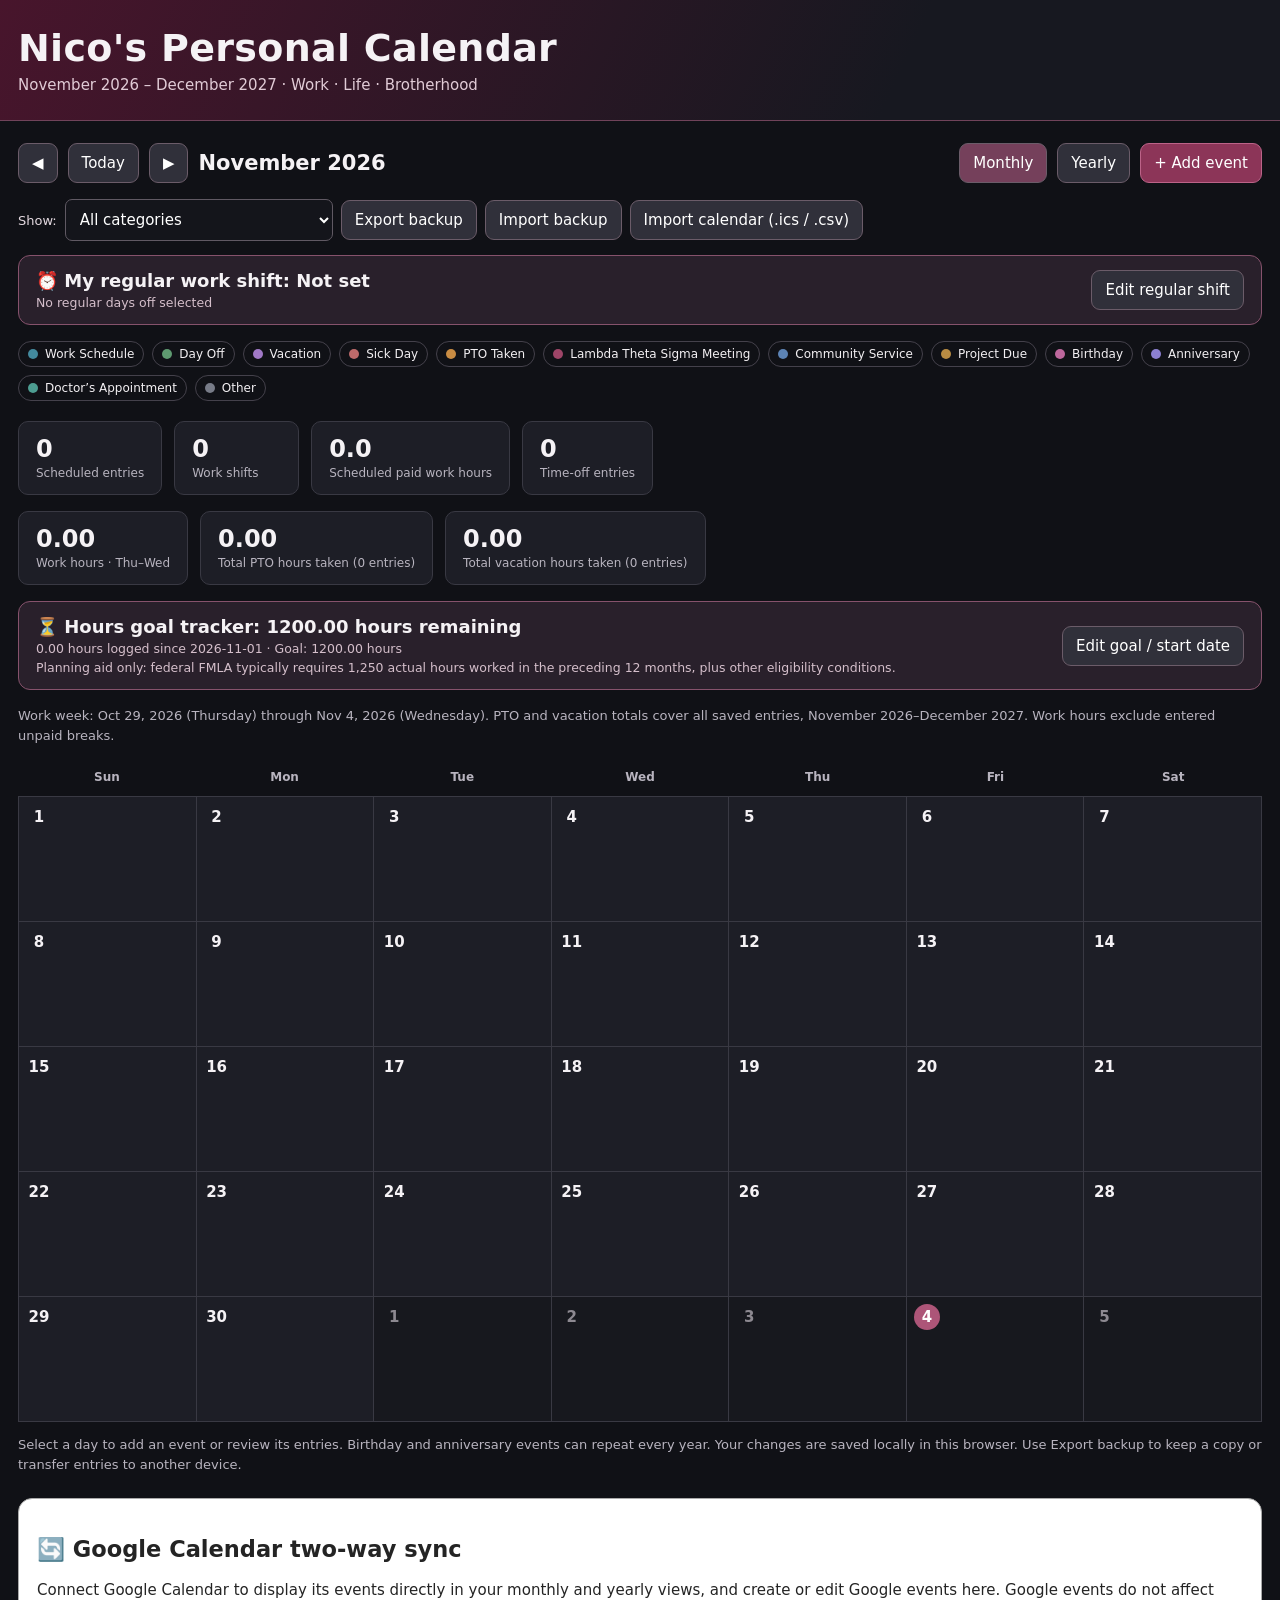
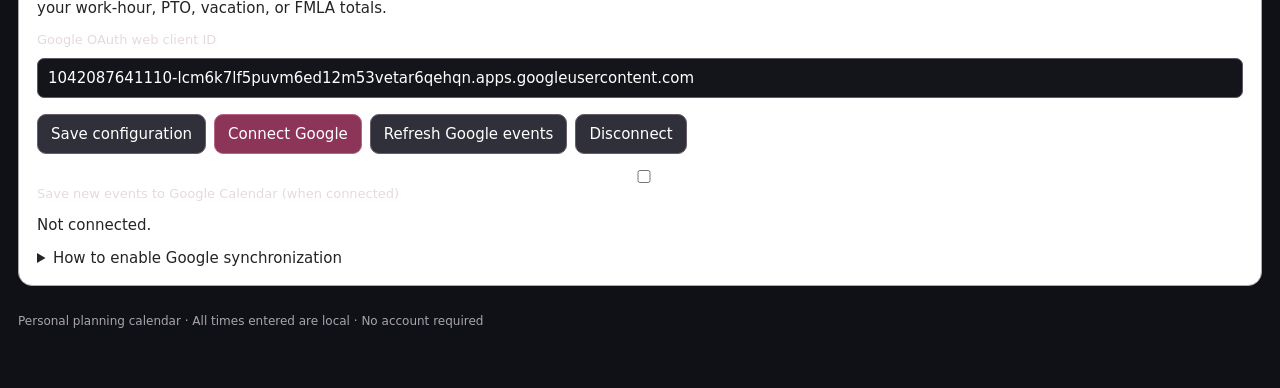
<file: index (2).html>
<!DOCTYPE html><html lang="en"><head><meta charset="utf-8"><meta name="viewport" content="width=device-width,initial-scale=1"><title>Nico | Personal Calendar 2026–2027</title><style>
:root{--bg:#101116;--panel:#1d1e26;--panel2:#252630;--line:#393943;--ink:#f5f2f5;--muted:#b8b4bf;--accent:#a64b6b;--silver:#e2dce4}*{box-sizing:border-box}body{margin:0;background:var(--bg);color:var(--ink);font:15px system-ui,-apple-system,Segoe UI,sans-serif}header{padding:26px max(18px,calc((100vw - 1300px)/2));background:linear-gradient(115deg,#48152c,#171820 70%);border-bottom:1px solid #70435a}h1{margin:0;font-size:clamp(25px,4vw,38px);letter-spacing:.3px}header p{margin:6px 0 0;color:#e1cbd6}.shell{max-width:1340px;margin:auto;padding:22px 18px 60px}.toolbar{display:flex;flex-wrap:wrap;gap:10px;align-items:center;margin-bottom:16px}button,select,input,textarea{font:inherit}button,.button{border:1px solid #6b5c69;background:#30303a;color:white;border-radius:9px;padding:10px 13px;cursor:pointer}button:hover,.button:hover{background:#513343}button:focus-visible,input:focus-visible,select:focus-visible,textarea:focus-visible{outline:3px solid #d58aab;outline-offset:2px}.primary{background:#8c3558;border-color:#bc6388}.active{background:#75405b}.spacer{flex:1}.title{font-size:21px;font-weight:750;min-width:180px;text-align:center}.legend{display:flex;flex-wrap:wrap;gap:8px;margin:12px 0 20px}.chip{border:1px solid #44414b;border-radius:18px;padding:5px 9px;font-size:12px;color:#f3f0f3;display:inline-flex;gap:7px;align-items:center}.dot{width:10px;height:10px;border-radius:50%;display:inline-block}.weekdays,.monthgrid{display:grid;grid-template-columns:repeat(7,minmax(0,1fr))}.weekdays div{padding:12px 5px;text-align:center;color:var(--muted);font-size:12px;font-weight:750}.monthgrid{border-top:1px solid var(--line);border-left:1px solid var(--line)}.day{min-height:125px;background:var(--panel);border-right:1px solid var(--line);border-bottom:1px solid var(--line);padding:7px;cursor:pointer;overflow:hidden}.day:hover,.mini-day:hover{background:#30303b}.day.other{background:#17181e;color:#8d8991}.day.today .num{background:#ad5578;color:white}.num{display:inline-flex;width:26px;height:26px;align-items:center;justify-content:center;border-radius:50%;font-weight:700}.event{font-size:12px;line-height:1.3;margin-top:5px;padding:4px 5px;border-radius:5px;color:#fff;overflow:hidden;text-overflow:ellipsis;white-space:nowrap}.more{font-size:11px;color:#d5b1c2;margin-top:4px}.yeargrid{display:grid;grid-template-columns:repeat(3,minmax(0,1fr));gap:14px}.mini-month{background:var(--panel);border:1px solid var(--line);border-radius:12px;padding:12px;min-width:0}.mini-month h3{margin:0 0 10px;cursor:pointer;font-size:16px}.mini-month h3:hover{color:#ed9bbd}.mini-grid{display:grid;grid-template-columns:repeat(7,minmax(0,1fr));gap:3px}.mini-head{text-align:center;color:#aaa4b1;font-size:10px}.mini-day{position:relative;min-height:32px;border:0;background:#2b2b34;border-radius:5px;font-size:12px;padding:4px 0;cursor:pointer}.mini-day.blank{background:transparent;cursor:default}.mini-day.has{box-shadow:inset 0 -4px #b96086}.mini-day.today{outline:2px solid #eeb2ca}.mini-count{font-size:9px;color:#e9afc8}.shiftbar{display:flex;flex-wrap:wrap;align-items:center;justify-content:space-between;gap:12px;background:#29202b;border:1px solid #86526c;border-radius:12px;padding:14px 17px;margin:0 0 16px}.shiftbar strong{font-size:18px}.shiftbar small{display:block;color:#d5bfcb;margin-top:4px}.shiftbar button{white-space:nowrap}.daychecks{display:flex;flex-wrap:wrap;gap:10px}.daychecks label{margin:0;background:#302d38;padding:8px;border-radius:7px}.daychecks input{width:auto;margin-right:5px}.summary{display:flex;gap:12px;flex-wrap:wrap;margin:16px 0}.stat{background:var(--panel);border:1px solid var(--line);border-radius:10px;padding:13px 17px;min-width:125px}.stat strong{display:block;font-size:24px}.stat span{font-size:12px;color:var(--muted)}.note{color:var(--muted);font-size:13px;line-height:1.5}.hidden{display:none!important}dialog{background:#22222b;color:white;border:1px solid #725268;border-radius:15px;width:min(560px,calc(100vw - 24px));max-height:90vh;overflow:auto;padding:22px}dialog::backdrop{background:#000b}dialog h2{margin:0 0 6px}label{display:block;margin:13px 0 5px;color:#e4d9e0;font-size:13px}input,select,textarea{width:100%;padding:10px;background:#14151b;border:1px solid #605963;color:white;border-radius:7px}textarea{min-height:80px;resize:vertical}.row{display:grid;grid-template-columns:1fr 1fr;gap:12px}.actions{display:flex;gap:9px;flex-wrap:wrap;margin-top:17px}.listitem{display:flex;justify-content:space-between;gap:8px;padding:9px 0;border-bottom:1px solid #48424b}.listitem small{display:block;color:#bbb0bb}.danger{border-color:#a65757;color:#ffc8c8}.filters{display:flex;gap:8px;flex-wrap:wrap;align-items:center;margin:0 0 14px}.filters select{width:auto}.empty{color:#bcb5c0;font-style:italic}footer{margin-top:28px;color:#aaa4ad;font-size:12px}@media(max-width:850px){.yeargrid{grid-template-columns:repeat(2,minmax(0,1fr))}.day{min-height:95px;padding:4px}.event{font-size:10px;padding:3px}.toolbar .title{order:-1;width:100%;text-align:left}.spacer{display:none}}@media(max-width:540px){.yeargrid{grid-template-columns:1fr}.day{min-height:76px}.weekdays div{font-size:10px}.event{font-size:9px}.day .num{width:21px;height:21px;font-size:12px}.row{grid-template-columns:1fr}.shell{padding:12px 8px}.toolbar button{padding:8px 9px}.mini-day{min-height:39px}}
</style></head><body><header><h1>Nico's Personal Calendar</h1><p>November 2026 – December 2027 · Work · Life · Brotherhood</p></header><main class="shell"><div class="toolbar"><button id="prev" aria-label="Previous period">◀</button><button id="today">Today</button><button id="next" aria-label="Next period">▶</button><div class="title" id="period"></div><div class="spacer"></div><button id="monthBtn" class="active">Monthly</button><button id="yearBtn">Yearly</button><button id="addBtn" class="primary">+ Add event</button></div><div class="filters"><label for="filter" style="margin:0">Show:</label><select id="filter"><option value="all">All categories</option></select><button id="export">Export backup</button><button id="importBtn">Import backup</button><button id="importCalendarBtn">Import calendar (.ics / .csv)</button><input type="file" id="calendarFile" accept=".ics,.csv,text/calendar,text/csv" class="hidden"><input type="file" id="importFile" accept="application/json,.json" class="hidden"></div><section class="shiftbar" aria-label="Regular work shift"><div><strong>⏰ My regular work shift: <span id="shiftDisplay">Not set</span></strong><small id="offDisplay">Set your regular days off below.</small></div><button id="editShift">Edit regular shift</button></section><div class="legend" id="legend"></div><div class="summary" id="summary"></div><div class="summary" id="runningTotals"></div><section class="shiftbar" aria-label="FMLA hours tracker"><div><strong>⏳ Hours goal tracker: <span id="fmlaRemaining">1,200.00</span> hours remaining</strong><small id="fmlaDetail"></small><small>Planning aid only: federal FMLA typically requires 1,250 actual hours worked in the preceding 12 months, plus other eligibility conditions.</small></div><button id="editFmla">Edit goal / start date</button></section><p class="note" id="payPeriodLabel"></p><div id="calendar"></div><p class="note">Select a day to add an event or review its entries. Birthday and anniversary events can repeat every year. Your changes are saved locally in this browser. Use Export backup to keep a copy or transfer entries to another device.</p><section class="google-calendar-embed" style="margin:24px 0;padding:18px;border:1px solid #aaa;border-radius:14px;background:#fff;color:#242424"><h2>🔄 Google Calendar two-way sync</h2><p>Connect Google Calendar to display its events directly in your monthly and yearly views, and create or edit Google events here. Google events do not affect your work-hour, PTO, vacation, or FMLA totals.</p><label for="googleClientId">Google OAuth web client ID</label><input id="googleClientId" placeholder="123456789-abc.apps.googleusercontent.com" style="width:100%;padding:10px;margin:6px 0"><div style="display:flex;gap:8px;flex-wrap:wrap;margin:10px 0"><button id="saveGoogleConfig">Save configuration</button><button id="googleConnect" class="primary">Connect Google</button><button id="googleRefresh">Refresh Google events</button><button id="googleDisconnect">Disconnect</button></div><label><input type="checkbox" id="saveToGoogle"> Save new events to Google Calendar (when connected)</label><p id="googleStatus" aria-live="polite">Not connected.</p><details><summary>How to enable Google synchronization</summary><ol><li>Host this HTML file on an HTTPS website (or localhost for development). Google authorization does not work from a downloaded file opened as file://.</li><li>In Google Cloud Console, create a project, enable the Google Calendar API, configure the OAuth consent screen, and create an OAuth client ID of type Web application.</li><li>Add your website's exact origin to Authorized JavaScript origins. Add your Google account as a test user if the app is in Testing.</li><li>Paste the client ID above, save it, and click Connect Google. Grant Calendar permissions when Google asks.</li></ol><p>Google events are fetched for November 2026 through December 2027. Refresh to retrieve updates made on other devices. Google authorization tokens are kept in memory, not saved to your browser.</p></details></section><footer>Personal planning calendar · All times entered are local · No account required</footer></main>
<dialog id="fmlaDialog"><h2>Hours goal settings</h2><p class="note">Set a target and the first date to count logged work hours. Only actual work shifts with recorded start/end times count. Hours are not verified against employer payroll.</p><form id="fmlaForm"><label for="fmlaGoal">Hours goal</label><input id="fmlaGoal" type="number" min="1" step="0.25" required><label for="fmlaStart">Start counting from</label><input id="fmlaStart" type="date" required><div class="actions"><button class="primary" type="submit">Save tracker</button><button type="button" id="fmlaCancel">Cancel</button></div></form></dialog><dialog id="shiftDialog"><h2>My regular work schedule</h2><p class="note">Set your usual shift and days off. This is a reference schedule and does not automatically add shifts or change your logged work-hour totals.</p><form id="shiftForm"><div class="row"><div><label for="shiftStart">Usual start time</label><input id="shiftStart" type="time" required></div><div><label for="shiftEnd">Usual end time</label><input id="shiftEnd" type="time" required></div></div><label>Regular days off</label><div class="daychecks" id="offDays"></div><div class="actions"><button class="primary" type="submit">Save schedule</button><button type="button" id="shiftCancel">Cancel</button></div></form></dialog><dialog id="editor"><h2 id="editorHeading">Events</h2><p class="note" id="selectedLabel"></p><div id="dayEvents"></div><form id="eventForm"><input type="hidden" id="eventId"><label for="date">Date</label><input type="date" id="date" required min="2026-11-01" max="2027-12-31"><label for="name">Event title</label><input id="name" maxlength="150" required placeholder="e.g. Hertz shift, Brotherhood meeting"><label for="category">Category</label><select id="category"></select><div class="row"><div><label for="start">Start time (optional)</label><input type="time" id="start"></div><div><label for="end">End time (optional)</label><input type="time" id="end"></div></div><div id="hoursPanel"><label for="breakMinutes">Unpaid break (minutes)</label><input type="number" id="breakMinutes" min="0" max="1440" step="5" value="0"><p class="note" id="calculatedHours">Enter work start and end times to calculate hours.</p></div><div id="leavePanel" class="hidden"><label for="leaveHours">Hours taken (PTO / vacation)</label><input type="number" id="leaveHours" min="0" max="24" step="0.25" value="8"><p class="note">Enter the actual paid hours used. Each PTO or vacation entry contributes to its own running total.</p></div><p class="note" id="livePreview" aria-live="polite">Totals update as you enter hours. Save the event to include them in your running totals.</p><label for="notes">Notes / location</label><textarea id="notes" placeholder="Shift details, address, reminder, etc."></textarea><label><input type="checkbox" id="repeat" style="width:auto;margin-right:7px">Repeat every year (birthdays / anniversaries)</label><div class="actions"><button type="submit" class="primary">Save event</button><button type="button" id="clearForm">New event</button><button type="button" id="close">Close</button></div></form></dialog>
<script>
(()=>{'use strict';const SHIFT_KEY='nico-calendar-regular-shift-v1';const dayNames=['Sunday','Monday','Tuesday','Wednesday','Thursday','Friday','Saturday'];let regularShift={start:'',end:'',off:[]};try{let saved=JSON.parse(localStorage.getItem(SHIFT_KEY));if(saved&&typeof saved==='object')regularShift={start:saved.start||'',end:saved.end||'',off:Array.isArray(saved.off)?saved.off:[]}}catch(_){}function niceTime(t){if(!t)return '';let [h,m]=t.split(':').map(Number);return `${h%12||12}${m?':'+String(m).padStart(2,'0'):''}${h>=12?'pm':'am'}`}function showShift(){document.getElementById('shiftDisplay').textContent=regularShift.start&&regularShift.end?`${niceTime(regularShift.start)} – ${niceTime(regularShift.end)}`:'Not set';document.getElementById('offDisplay').textContent=regularShift.off.length?'Regular days off: '+regularShift.off.map(n=>dayNames[n]).join(', '):'No regular days off selected'}document.getElementById('offDays').innerHTML=dayNames.map((d,i)=>`<label><input type="checkbox" value="${i}">${d.slice(0,3)}</label>`).join('');document.getElementById('editShift').onclick=()=>{document.getElementById('shiftStart').value=regularShift.start;document.getElementById('shiftEnd').value=regularShift.end;document.querySelectorAll('#offDays input').forEach(x=>x.checked=regularShift.off.includes(Number(x.value)));document.getElementById('shiftDialog').showModal()};document.getElementById('shiftCancel').onclick=()=>document.getElementById('shiftDialog').close();document.getElementById('shiftForm').onsubmit=e=>{e.preventDefault();regularShift={start:document.getElementById('shiftStart').value,end:document.getElementById('shiftEnd').value,off:[...document.querySelectorAll('#offDays input:checked')].map(x=>Number(x.value))};localStorage.setItem(SHIFT_KEY,JSON.stringify(regularShift));showShift();document.getElementById('shiftDialog').close()};showShift();const FMLA_KEY='nico-calendar-fmla-v1';let fmlaSettings={goal:1200,start:'2026-11-01'};try{let v=JSON.parse(localStorage.getItem(FMLA_KEY));if(v&&Number(v.goal)>0&&/^\d{4}-\d{2}-\d{2}$/.test(v.start))fmlaSettings=v}catch(_){}const FIRST='2026-11-01',LAST='2027-12-31',KEY='nico-calendar-events-v1';const cats={'Work Schedule':'#438a9e','Day Off':'#5e9a70','Vacation':'#a179c7','Sick Day':'#bd6a6a','PTO Taken':'#c98c43','Lambda Theta Sigma Meeting':'#9e4568','Community Service':'#5c83b5','Project Due':'#b98c43','Birthday':'#bd679c','Anniversary':'#8c80d2','Doctor’s Appointment':'#4d9d91','Other':'#777b87'};const $=id=>document.getElementById(id),pad=n=>String(n).padStart(2,'0'),iso=(y,m,d)=>`${y}-${pad(m+1)}-${pad(d)}`,parse=s=>{let [y,m,d]=s.split('-').map(Number);return new Date(y,m-1,d)},inRange=s=>s>=FIRST&&s<=LAST,escape=s=>String(s).replace(/[&<>"']/g,c=>({'&':'&amp;','<':'&lt;','>':'&gt;','"':'&quot;',"'":'&#39;'}[c]));let events=[];try{let raw=JSON.parse(localStorage.getItem(KEY)||'[]');if(Array.isArray(raw))events=raw.filter(e=>e&&typeof e.date==='string'&&inRange(e.date)&&typeof e.title==='string')}catch{}let view='month',cursor=new Date(2026,10,1),selected=FIRST;function persist(){try{localStorage.setItem(KEY,JSON.stringify(events.filter(e=>e.source!=='google')))}catch{alert('Browser storage is unavailable. Please export a backup of your calendar.')}}function onDay(s){return events.filter(e=>e.date===s||(e.repeat&&e.date.slice(5)===s.slice(5)&&s>=e.date)).sort((a,b)=>(a.start||'').localeCompare(b.start||''))}function visible(s){let f=$('filter').value;return onDay(s).filter(e=>f==='all'||e.category===f)}function setCursor(y,m){let d=new Date(y,m,1);if(d<new Date(2026,10,1))d=new Date(2026,10,1);if(d>new Date(2027,11,1))d=new Date(2027,11,1);cursor=d;render()}function dayBox(s,other=false){let ev=visible(s),today=iso(new Date().getFullYear(),new Date().getMonth(),new Date().getDate())===s;return `<div class="day ${other?'other':''} ${today?'today':''}" data-day="${s}" tabindex="0" role="button" aria-label="${s}, ${ev.length} events"><span class="num">${Number(s.slice(-2))}</span>${ev.slice(0,3).map(e=>`<div class="event" style="background:${cats[e.category]||cats.Other}" title="${escape(e.title)}">${e.start?escape(e.start)+' ':''}${escape(e.title)}</div>`).join('')}${ev.length>3?`<div class="more">+${ev.length-3} more</div>`:''}</div>`}function month(){let y=cursor.getFullYear(),m=cursor.getMonth(),first=new Date(y,m,1).getDay(),days=new Date(y,m+1,0).getDate(),html='<div class="weekdays">'+['Sun','Mon','Tue','Wed','Thu','Fri','Sat'].map(x=>`<div>${x}</div>`).join('')+'</div><div class="monthgrid">';for(let i=0;i<Math.ceil((first+days)/7)*7;i++){let d=new Date(y,m,i-first+1),s=iso(d.getFullYear(),d.getMonth(),d.getDate());html+=inRange(s)?dayBox(s,d.getMonth()!==m):'<div class="day other"></div>'}return html+'</div>'}function year(){let y=cursor.getFullYear(),from=y===2026?10:0,html='<div class="yeargrid">';for(let m=from;m<12;m++){let f=new Date(y,m,1).getDay(),n=new Date(y,m+1,0).getDate();html+=`<section class="mini-month"><h3 data-month="${m}">${new Date(y,m,1).toLocaleDateString(undefined,{month:'long'})}</h3><div class="mini-grid">`+['S','M','T','W','T','F','S'].map(x=>`<div class="mini-head">${x}</div>`).join('');for(let i=0;i<f;i++)html+='<div class="mini-day blank"></div>';for(let d=1;d<=n;d++){let s=iso(y,m,d),c=visible(s).length,t=iso(new Date().getFullYear(),new Date().getMonth(),new Date().getDate())===s;html+=`<button class="mini-day ${c?'has':''} ${t?'today':''}" data-day="${s}" title="${c} events">${d}${c?`<span class="mini-count"> •${c}</span>`:''}</button>`}html+='</div></section>'}return html+'</div>'}function workHours(e){if(!e.start||!e.end)return 0;const mins=t=>{let [h,m]=t.split(':').map(Number);return h*60+m};let span=(mins(e.end)-mins(e.start)+1440)%1440;return Math.max(0,(span-(Number(e.breakMinutes)||0))/60)}function leaveHours(e){return Number.isFinite(Number(e.leaveHours))?Math.max(0,Number(e.leaveHours)):8}function thursdayStart(s){let d=parse(s),offset=(d.getDay()+3)%7;d.setDate(d.getDate()-offset);return d}function updateHoursFields(){let c=$('category').value,isWork=c==='Work Schedule',isLeave=c==='PTO Taken'||c==='Vacation';$('hoursPanel').classList.toggle('hidden',!isWork);$('leavePanel').classList.toggle('hidden',!isLeave);$('calculatedHours').textContent=$('start').value&&$('end').value?`Calculated paid work hours: ${workHours({start:$('start').value,end:$('end').value,breakMinutes:$('breakMinutes').value}).toFixed(2)} hours`:'Enter work start and end times to calculate hours.';updateLivePreview()}function updateLivePreview(){let category=$('category').value,day=$('date').value,editId=$('eventId').value;let prior=events.find(e=>e.id===editId);let work=category==='Work Schedule'?workHours({start:$('start').value,end:$('end').value,breakMinutes:$('breakMinutes').value}):0;let leave=(category==='PTO Taken'||category==='Vacation')?Math.max(0,Number($('leaveHours').value)||0):0;let all=events.filter(e=>e.id!==editId);let pto=all.filter(e=>e.category==='PTO Taken').reduce((n,e)=>n+leaveHours(e),0)+(category==='PTO Taken'?leave:0);let vac=all.filter(e=>e.category==='Vacation').reduce((n,e)=>n+leaveHours(e),0)+(category==='Vacation'?leave:0);let period='';if(day&&inRange(day)){let from=thursdayStart(day),to=new Date(from);to.setDate(to.getDate()+6);let a=iso(from.getFullYear(),from.getMonth(),from.getDate()),b=iso(to.getFullYear(),to.getMonth(),to.getDate());let total=all.filter(e=>e.category==='Work Schedule'&&e.date>=a&&e.date<=b).reduce((n,e)=>n+workHours(e),0)+(category==='Work Schedule'?work:0);period=`Thursday–Wednesday workweek: ${total.toFixed(2)} hours`;}$('livePreview').textContent=`Live preview (includes this unsaved entry): ${period}${period?' · ':''}PTO taken: ${pto.toFixed(2)} hours · Vacation taken: ${vac.toFixed(2)} hours. Save to update dashboard totals.`} function updateTotals(){let anchor=iso(cursor.getFullYear(),cursor.getMonth(),1),today=iso(new Date().getFullYear(),new Date().getMonth(),new Date().getDate());if(inRange(today)&&cursor.getFullYear()===new Date().getFullYear()&&cursor.getMonth()===new Date().getMonth())anchor=today;let from=thursdayStart(anchor),to=new Date(from);to.setDate(to.getDate()+6);let begin=iso(from.getFullYear(),from.getMonth(),from.getDate()),end=iso(to.getFullYear(),to.getMonth(),to.getDate());let weekly=0,pto=0,vac=0,ptoDays=0,vacDays=0;for(const e of events){if(e.category==='Work Schedule'&&e.date>=begin&&e.date<=end)weekly+=workHours(e);if(e.category==='PTO Taken'){pto+=leaveHours(e);ptoDays++}if(e.category==='Vacation'){vac+=leaveHours(e);vacDays++}}$('runningTotals').innerHTML=`<div class="stat"><strong>${weekly.toFixed(2)}</strong><span>Work hours · Thu–Wed</span></div><div class="stat"><strong>${pto.toFixed(2)}</strong><span>Total PTO hours taken (${ptoDays} entries)</span></div><div class="stat"><strong>${vac.toFixed(2)}</strong><span>Total vacation hours taken (${vacDays} entries)</span></div>`;$('payPeriodLabel').textContent=`Work week: ${from.toLocaleDateString(undefined,{month:'short',day:'numeric',year:'numeric'})} (Thursday) through ${to.toLocaleDateString(undefined,{month:'short',day:'numeric',year:'numeric'})} (Wednesday). PTO and vacation totals cover all saved entries, November 2026–December 2027. Work hours exclude entered unpaid breaks.`}function updateFmla(){let total=events.filter(e=>e.category==='Work Schedule'&&e.date>=fmlaSettings.start).reduce((n,e)=>n+workHours(e),0),remain=Math.max(0,Number(fmlaSettings.goal)-total);$('fmlaRemaining').textContent=remain.toFixed(2);$('fmlaDetail').textContent=`${total.toFixed(2)} hours logged since ${fmlaSettings.start} · Goal: ${Number(fmlaSettings.goal).toFixed(2)} hours${total>=fmlaSettings.goal?' · Goal reached':''}`}
$('editFmla').onclick=()=>{$('fmlaGoal').value=fmlaSettings.goal;$('fmlaStart').value=fmlaSettings.start;$('fmlaDialog').showModal()};$('fmlaCancel').onclick=()=>$('fmlaDialog').close();$('fmlaForm').onsubmit=e=>{e.preventDefault();fmlaSettings={goal:Number($('fmlaGoal').value),start:$('fmlaStart').value};localStorage.setItem(FMLA_KEY,JSON.stringify(fmlaSettings));$('fmlaDialog').close();updateFmla()};
function render(){let y=cursor.getFullYear(),m=cursor.getMonth();$('period').textContent=view==='month'?cursor.toLocaleDateString(undefined,{month:'long',year:'numeric'}):String(y);$('monthBtn').classList.toggle('active',view==='month');$('yearBtn').classList.toggle('active',view==='year');$('prev').disabled=view==='year'?y<=2026:y===2026&&m===10;$('next').disabled=view==='year'?y>=2027:y===2027&&m===11;$('calendar').innerHTML=view==='month'?month():year();let dates=[];if(view==='month'){for(let d=1,n=new Date(y,m+1,0).getDate();d<=n;d++)dates.push(iso(y,m,d))}else{for(let mo=y===2026?10:0;mo<12;mo++)for(let d=1,n=new Date(y,mo+1,0).getDate();d<=n;d++)dates.push(iso(y,mo,d))}let counts={};let hours=0;dates.forEach(s=>visible(s).forEach(e=>{counts[e.category]=(counts[e.category]||0)+1;if(e.category==='Work Schedule'&&e.start&&e.end){hours+=workHours(e)}}));$('summary').innerHTML=`<div class="stat"><strong>${dates.reduce((a,s)=>a+visible(s).length,0)}</strong><span>Scheduled entries</span></div><div class="stat"><strong>${counts['Work Schedule']||0}</strong><span>Work shifts</span></div><div class="stat"><strong>${hours.toFixed(1)}</strong><span>Scheduled paid work hours</span></div><div class="stat"><strong>${(counts['Day Off']||0)+(counts['Vacation']||0)+(counts['PTO Taken']||0)+(counts['Sick Day']||0)}</strong><span>Time-off entries</span></div>`;updateTotals();updateFmla()}function clearForm(){['eventId','name','start','end','notes'].forEach(id=>$(id).value='');$('date').value=selected;$('category').value='Work Schedule';$('breakMinutes').value='0';$('leaveHours').value='8';$('repeat').checked=false;updateHoursFields()}function openDay(s){if(!inRange(s))return;selected=s;$('editorHeading').textContent='Plan your day';$('selectedLabel').textContent=parse(s).toLocaleDateString(undefined,{weekday:'long',month:'long',day:'numeric',year:'numeric'});clearForm();refreshDayEvents();$('editor').showModal()}function refreshDayEvents(){let list=onDay(selected);$('dayEvents').innerHTML=list.length?list.map(e=>`<div class="listitem"><div><strong style="color:${cats[e.category]||cats.Other}">${escape(e.title)}</strong><small>${escape(e.category)}${e.start?' · '+escape(e.start):''}${e.end?'–'+escape(e.end):''}${e.repeat?' · Yearly':''}${e.category==='Work Schedule'?' · '+workHours(e).toFixed(2)+' hrs':''}${(e.category==='PTO Taken'||e.category==='Vacation')?' · '+leaveHours(e).toFixed(2)+' hrs':''}${e.notes?' · '+escape(e.notes):''}</small></div><div><button data-edit="${escape(e.id)}">Edit</button> <button class="danger" data-delete="${escape(e.id)}">Delete</button></div></div>`).join(''):'<p class="empty">No events yet. Add one below.</p>'}Object.keys(cats).forEach(k=>{$('category').add(new Option(k,k));$('filter').add(new Option(k,k))});$('legend').innerHTML=Object.entries(cats).map(([k,c])=>`<span class="chip"><span class="dot" style="background:${c}"></span>${escape(k)}</span>`).join('');$('calendar').addEventListener('click',e=>{let d=e.target.closest('[data-day]'),mo=e.target.closest('[data-month]');if(d)openDay(d.dataset.day);else if(mo){view='month';setCursor(cursor.getFullYear(),+mo.dataset.month)}});$('calendar').addEventListener('keydown',e=>{if((e.key==='Enter'||e.key===' ')&&e.target.matches('.day[data-day]')){e.preventDefault();openDay(e.target.dataset.day)}});$('dayEvents').addEventListener('click',e=>{let ed=e.target.closest('[data-edit]'),del=e.target.closest('[data-delete]');if(ed){let item=events.find(x=>x.id===ed.dataset.edit);if(!item)return;$('eventId').value=item.id;$('date').value=item.date;$('name').value=item.title;$('category').value=item.category;$('start').value=item.start||'';$('end').value=item.end||'';$('notes').value=item.notes||'';$('repeat').checked=!!item.repeat;$('breakMinutes').value=item.breakMinutes??0;$('leaveHours').value=item.leaveHours??8;updateHoursFields()}else if(del){let item=events.find(x=>x.id===del.dataset.delete);if(item&&confirm(`Delete "${item.title}"?`)){events=events.filter(x=>x.id!==item.id);persist();refreshDayEvents();render()}}});$('eventForm').addEventListener('submit',e=>{e.preventDefault();let date=$('date').value,title=$('name').value.trim();if(!inRange(date)||!title)return alert('Please enter a valid date and title within the calendar range.');let id=$('eventId').value||('evt-'+Date.now()+'-'+Math.random().toString(36).slice(2)),item={id,date,title,category:$('category').value,start:$('start').value,end:$('end').value,notes:$('notes').value.trim(),repeat:$('repeat').checked,breakMinutes:Number($('breakMinutes').value)||0,leaveHours:Number($('leaveHours').value)||0};events=events.filter(x=>x.id!==id);events.push(item);persist();selected=date;clearForm();$('selectedLabel').textContent=parse(date).toLocaleDateString(undefined,{weekday:'long',month:'long',day:'numeric',year:'numeric'});refreshDayEvents();render()});$('category').addEventListener('change',updateHoursFields);['date','leaveHours'].forEach(id=>$(id).addEventListener('input',updateLivePreview));['start','end','breakMinutes'].forEach(id=>$(id).addEventListener('input',updateHoursFields));$('clearForm').onclick=clearForm;$('close').onclick=()=>$('editor').close();$('addBtn').onclick=()=>openDay(inRange(iso(new Date().getFullYear(),new Date().getMonth(),new Date().getDate()))?iso(new Date().getFullYear(),new Date().getMonth(),new Date().getDate()):iso(cursor.getFullYear(),cursor.getMonth(),1));$('monthBtn').onclick=()=>{view='month';render()};$('yearBtn').onclick=()=>{view='year';render()};$('prev').onclick=()=>view==='year'?setCursor(cursor.getFullYear()-1,0):setCursor(cursor.getFullYear(),cursor.getMonth()-1);$('next').onclick=()=>view==='year'?setCursor(cursor.getFullYear()+1,0):setCursor(cursor.getFullYear(),cursor.getMonth()+1);$('today').onclick=()=>{let n=new Date(),s=iso(n.getFullYear(),n.getMonth(),n.getDate());if(inRange(s)){view='month';setCursor(n.getFullYear(),n.getMonth())}else{view='month';setCursor(2026,10)}};$('filter').onchange=render;$('export').onclick=()=>{let blob=new Blob([JSON.stringify({format:'nico-calendar-v1',exported:new Date().toISOString(),events},null,2)],{type:'application/json'}),url=URL.createObjectURL(blob),a=document.createElement('a');a.href=url;a.download='Nico_Calendar_Backup.json';a.click();setTimeout(()=>URL.revokeObjectURL(url),2000)};$('importBtn').onclick=()=>$('importFile').click();$('importFile').onchange=async e=>{let f=e.target.files[0];if(!f)return;try{let data=JSON.parse(await f.text());if(data.format!=='nico-calendar-v1'||!Array.isArray(data.events))throw Error('Invalid backup format');let imported=data.events.filter(x=>x&&typeof x.id==='string'&&typeof x.date==='string'&&inRange(x.date)&&typeof x.title==='string'&&Object.hasOwn(cats,x.category));if(!confirm(`Import ${imported.length} events? Existing events with the same ID will be updated; other events will be kept.`))return;let map=new Map(events.map(x=>[x.id,x]));imported.forEach(x=>map.set(x.id,x));events=[...map.values()];persist();render();alert('Calendar backup imported successfully.')}catch(err){alert('Unable to import: '+err.message)}finally{e.target.value=''}};
function calendarDate(value){const m=String(value||'').match(/^(\d{4})(\d{2})(\d{2})(?:T(\d{2})(\d{2}))?/);if(!m)return null;return {date:`${m[1]}-${m[2]}-${m[3]}`,time:m[4]?`${m[4]}:${m[5]}`:''}}
function unescapeICS(v){return String(v||'').replace(/\\n/gi,'\n').replace(/\\,/g,',').replace(/\\;/g,';').replace(/\\\\/g,'\\')}
function readICS(raw){let lines=raw.replace(/\r\n/g,'\n').replace(/\r/g,'\n').split('\n'),unfold=[];for(const l of lines){if(/^[ \t]/.test(l)&&unfold.length)unfold[unfold.length-1]+=l.slice(1);else unfold.push(l)}let result=[],current=null;for(const l of unfold){if(l==='BEGIN:VEVENT'){current={};continue}if(l==='END:VEVENT'){if(current){let a=calendarDate(current.DTSTART),b=calendarDate(current.DTEND);if(a&&inRange(a.date))result.push({id:'ics-'+hash(current.UID||[a.date,a.time,current.SUMMARY].join('|')),date:a.date,title:unescapeICS(current.SUMMARY||'Imported event'),category:'Other',start:a.time,end:b&&b.date===a.date?b.time:'',notes:unescapeICS(current.DESCRIPTION||'')+(current.LOCATION?' · '+unescapeICS(current.LOCATION):''),repeat:false,breakMinutes:0,leaveHours:0})}current=null;continue}if(current){let pos=l.indexOf(':');if(pos>=0){let key=l.slice(0,pos).split(';')[0];current[key]=l.slice(pos+1)}}}return result}
function hash(s){let h=2166136261;for(let i=0;i<s.length;i++)h=Math.imul(h^s.charCodeAt(i),16777619);return (h>>>0).toString(36)}
function csvRows(raw){let rows=[],row=[],cell='',quoted=false;for(let i=0;i<raw.length;i++){let c=raw[i];if(c==='"'){if(quoted&&raw[i+1]==='"'){cell+='"';i++}else quoted=!quoted}else if(c===','&&!quoted){row.push(cell);cell=''}else if((c==='\n'||c==='\r')&&!quoted){if(c==='\r'&&raw[i+1]==='\n')i++;row.push(cell);if(row.some(x=>x.trim()))rows.push(row);row=[];cell=''}else cell+=c}row.push(cell);if(row.some(x=>x.trim()))rows.push(row);return rows}
function readCSV(raw){let rows=csvRows(raw);if(!rows.length)return [];let headers=rows.shift().map(x=>x.toLowerCase().trim()),field=(row,...names)=>{let i=headers.findIndex(h=>names.includes(h));return i<0?'':(row[i]||'')};return rows.map((r,i)=>{let rawDate=field(r,'start date','date','start','dtstart'),d=/^\d{4}-\d{2}-\d{2}$/.test(rawDate)?rawDate:null;if(!d){let m=rawDate.match(/^(\d{1,2})\/(\d{1,2})\/(\d{4})$/);if(m)d=`${m[3]}-${m[1].padStart(2,'0')}-${m[2].padStart(2,'0')}`}if(!d||!inRange(d))return null;let title=field(r,'subject','title','summary','event')||'Imported event',st=field(r,'start time','time'),en=field(r,'end time');function time(t){let m=t.match(/^(\d{1,2}):(\d{2})(?:\s*(am|pm))?/i);if(!m)return '';let h=+m[1];if(m[3])h=h%12+(m[3].toLowerCase()==='pm'?12:0);return `${String(h).padStart(2,'0')}:${m[2]}`}return {id:'csv-'+hash([d,title,st,i].join('|')),date:d,title,category:'Other',start:time(st),end:time(en),notes:field(r,'description','notes','location'),repeat:false,breakMinutes:0,leaveHours:0}}).filter(Boolean)}
$('importCalendarBtn').onclick=()=>$('calendarFile').click();$('calendarFile').onchange=async e=>{let f=e.target.files[0];if(!f)return;try{let raw=await f.text(),imported=f.name.toLowerCase().endsWith('.ics')?readICS(raw):readCSV(raw);if(!imported.length)throw Error('No supported events within November 2026–December 2027 were found.');if(!confirm(`Import ${imported.length} events as Other? Existing entries will be kept. You can edit categories afterward.`))return;let ids=new Set(events.map(x=>x.id)),added=0;for(let item of imported)if(!ids.has(item.id)){events.push(item);ids.add(item.id);added++}persist();render();alert(`${added} events imported. ${imported.length-added} duplicate IDs skipped. Review dates and times, especially for events from different time zones.`)}catch(err){alert('Calendar import failed: '+err.message)}finally{e.target.value=''}};
// Google Calendar OAuth two-way integration. Uses Google Identity Services token client.
const GOOGLE_CONFIG_KEY='nico-google-client-id-v1';
let googleToken='',googleExpiry=0,googleTokenClient=null,googleBusy=false;
const googleStatus=message=>{$('googleStatus').textContent=message};
$('googleClientId').value=localStorage.getItem(GOOGLE_CONFIG_KEY)||'';
$('saveGoogleConfig').onclick=()=>{let id=$('googleClientId').value.trim();if(!/^[\w-]+\.apps\.googleusercontent\.com$/.test(id)){googleStatus('Enter a valid Google OAuth web client ID.');return}localStorage.setItem(GOOGLE_CONFIG_KEY,id);googleTokenClient=null;googleStatus('Configuration saved. Click Connect Google.')};
function googleReady(){return !!googleToken&&Date.now()<googleExpiry-60000}
async function googleApi(path,options={}){if(!googleReady())throw Error('Google session expired. Click Connect Google again.');let r=await fetch('https://www.googleapis.com/calendar/v3/'+path,{...options,headers:{Authorization:'Bearer '+googleToken,'Content-Type':'application/json',...(options.headers||{})}});if(!r.ok){let data=await r.json().catch(()=>({}));throw Error(data.error?.message||('Google API error '+r.status))}return r.status===204?null:r.json()}
function googleEventToLocal(e){let raw=e.start?.dateTime||e.start?.date;if(!raw)return null;let date=raw.slice(0,10);if(!inRange(date))return null;let start=e.start?.dateTime?new Date(e.start.dateTime).toLocaleTimeString('en-GB',{timeZone:'America/Chicago',hour:'2-digit',minute:'2-digit',hour12:false}):'';let end=e.end?.dateTime?new Date(e.end.dateTime).toLocaleTimeString('en-GB',{timeZone:'America/Chicago',hour:'2-digit',minute:'2-digit',hour12:false}):'';return {id:'gcal-'+e.id,googleId:e.id,source:'google',date,title:e.summary||'(Untitled Google event)',category:'Other',start,end,notes:e.description||'',repeat:false,breakMinutes:0,leaveHours:0,googleAllDay:!e.start?.dateTime}}
async function refreshGoogle(){if(googleBusy)return;googleBusy=true;googleStatus('Loading Google Calendar events…');try{let page='',all=[];do{let q=new URLSearchParams({timeMin:'2026-11-01T00:00:00-05:00',timeMax:'2028-01-01T00:00:00-06:00',singleEvents:'true',maxResults:'2500',timeZone:'America/Chicago'});if(page)q.set('pageToken',page);let result=await googleApi('calendars/primary/events?'+q);all.push(...result.items.filter(x=>x.status!=='cancelled'));page=result.nextPageToken||''}while(page);events=events.filter(x=>x.source!=='google'&&!String(x.id).startsWith('gcal-'));events.push(...all.map(googleEventToLocal).filter(Boolean));render();googleStatus(`Connected. ${all.length} Google events retrieved. Click Refresh to update.`)}catch(err){googleStatus('Sync error: '+err.message)}finally{googleBusy=false}}
$('googleConnect').onclick=()=>{const id=$('googleClientId').value.trim();if(!id){googleStatus('Enter and save your OAuth web client ID first.');return}if(location.protocol==='file:'){googleStatus('Google sign-in requires HTTPS hosting or localhost. Downloaded file:// pages cannot connect.');return}if(!window.google?.accounts?.oauth2){googleStatus('Google sign-in library unavailable. Check your internet connection or browser restrictions.');return}googleStatus('Opening Google sign-in...');try{googleTokenClient=google.accounts.oauth2.initTokenClient({client_id:id,scope:'https://www.googleapis.com/auth/calendar.events',callback:async response=>{if(response.error||!response.access_token){googleStatus('Google authorization failed: '+(response.error_description||response.error||'No access token received'));return}googleToken=response.access_token;googleExpiry=Date.now()+Number(response.expires_in||3600)*1000;googleStatus('Google authorized. Loading calendar...');await refreshGoogle()},error_callback:error=>{googleStatus('Google popup error: '+(error.message||error.type||'Unknown error'))}});googleTokenClient.requestAccessToken({prompt:'consent'})}catch(err){googleStatus('Google connection error: '+err.message)}};
$('googleRefresh').onclick=()=>refreshGoogle();
$('googleDisconnect').onclick=()=>{if(googleToken&&window.google?.accounts?.oauth2)google.accounts.oauth2.revoke(googleToken,()=>{});googleToken='';googleExpiry=0;events=events.filter(x=>x.source!=='google'&&!String(x.id).startsWith('gcal-'));render();googleStatus('Disconnected. Google events removed from this view.')};
function googlePayload(item){let allDay=!item.start||!item.end;if(allDay){let end=parse(item.date);end.setDate(end.getDate()+1);return {summary:item.title,description:item.notes||'',start:{date:item.date},end:{date:iso(end.getFullYear(),end.getMonth(),end.getDate())}}}return {summary:item.title,description:item.notes||'',start:{dateTime:`${item.date}T${item.start}:00`,timeZone:'America/Chicago'},end:{dateTime:`${item.date}T${item.end}:00`,timeZone:'America/Chicago'}}}
// Capture Google-owned edits before the local-only event handler.
$('eventForm').addEventListener('submit',async e=>{let old=events.find(x=>x.id===$('eventId').value),isGoogle=old?.source==='google',newGoogle=!old&&$('saveToGoogle').checked;if(!isGoogle&&!newGoogle)return;e.preventDefault();e.stopImmediatePropagation();if(!googleReady()){alert('Connect Google again before saving Google events.');return}let item={date:$('date').value,title:$('name').value.trim(),category:'Other',start:$('start').value,end:$('end').value,notes:$('notes').value.trim()};if(!item.title||!inRange(item.date)){alert('Enter a title and valid date.');return}try{let result=await googleApi('calendars/primary/events'+(isGoogle?'/'+encodeURIComponent(old.googleId):''),{method:isGoogle?'PUT':'POST',body:JSON.stringify(googlePayload(item))});await refreshGoogle();selected=item.date;refreshDayEvents();clearForm();alert('Saved to Google Calendar.')}catch(err){alert('Google save failed: '+err.message)}},true);
$('dayEvents').addEventListener('click',async e=>{let button=e.target.closest('[data-delete]');if(!button)return;let item=events.find(x=>x.id===button.dataset.delete);if(item?.source!=='google')return;e.preventDefault();e.stopImmediatePropagation();if(!confirm(`Delete Google Calendar event "${item.title}"?`))return;try{await googleApi('calendars/primary/events/'+encodeURIComponent(item.googleId),{method:'DELETE'});await refreshGoogle();refreshDayEvents()}catch(err){alert('Google delete failed: '+err.message)}},true);
// Google events are not included in exported local backups, and do not become local copies.
const oldExport=$('export').onclick;$('export').onclick=()=>{let original=events;events=events.filter(e=>e.source!=='google');try{oldExport()}finally{events=original}};
// Keep Google events out of browser persistence when saving local entries.
const oldPersist=persist; // Existing persist function is retained for legacy local event handling.

render();})();
</script><script src="https://accounts.google.com/gsi/client" async defer></script></body></html>
</file>
